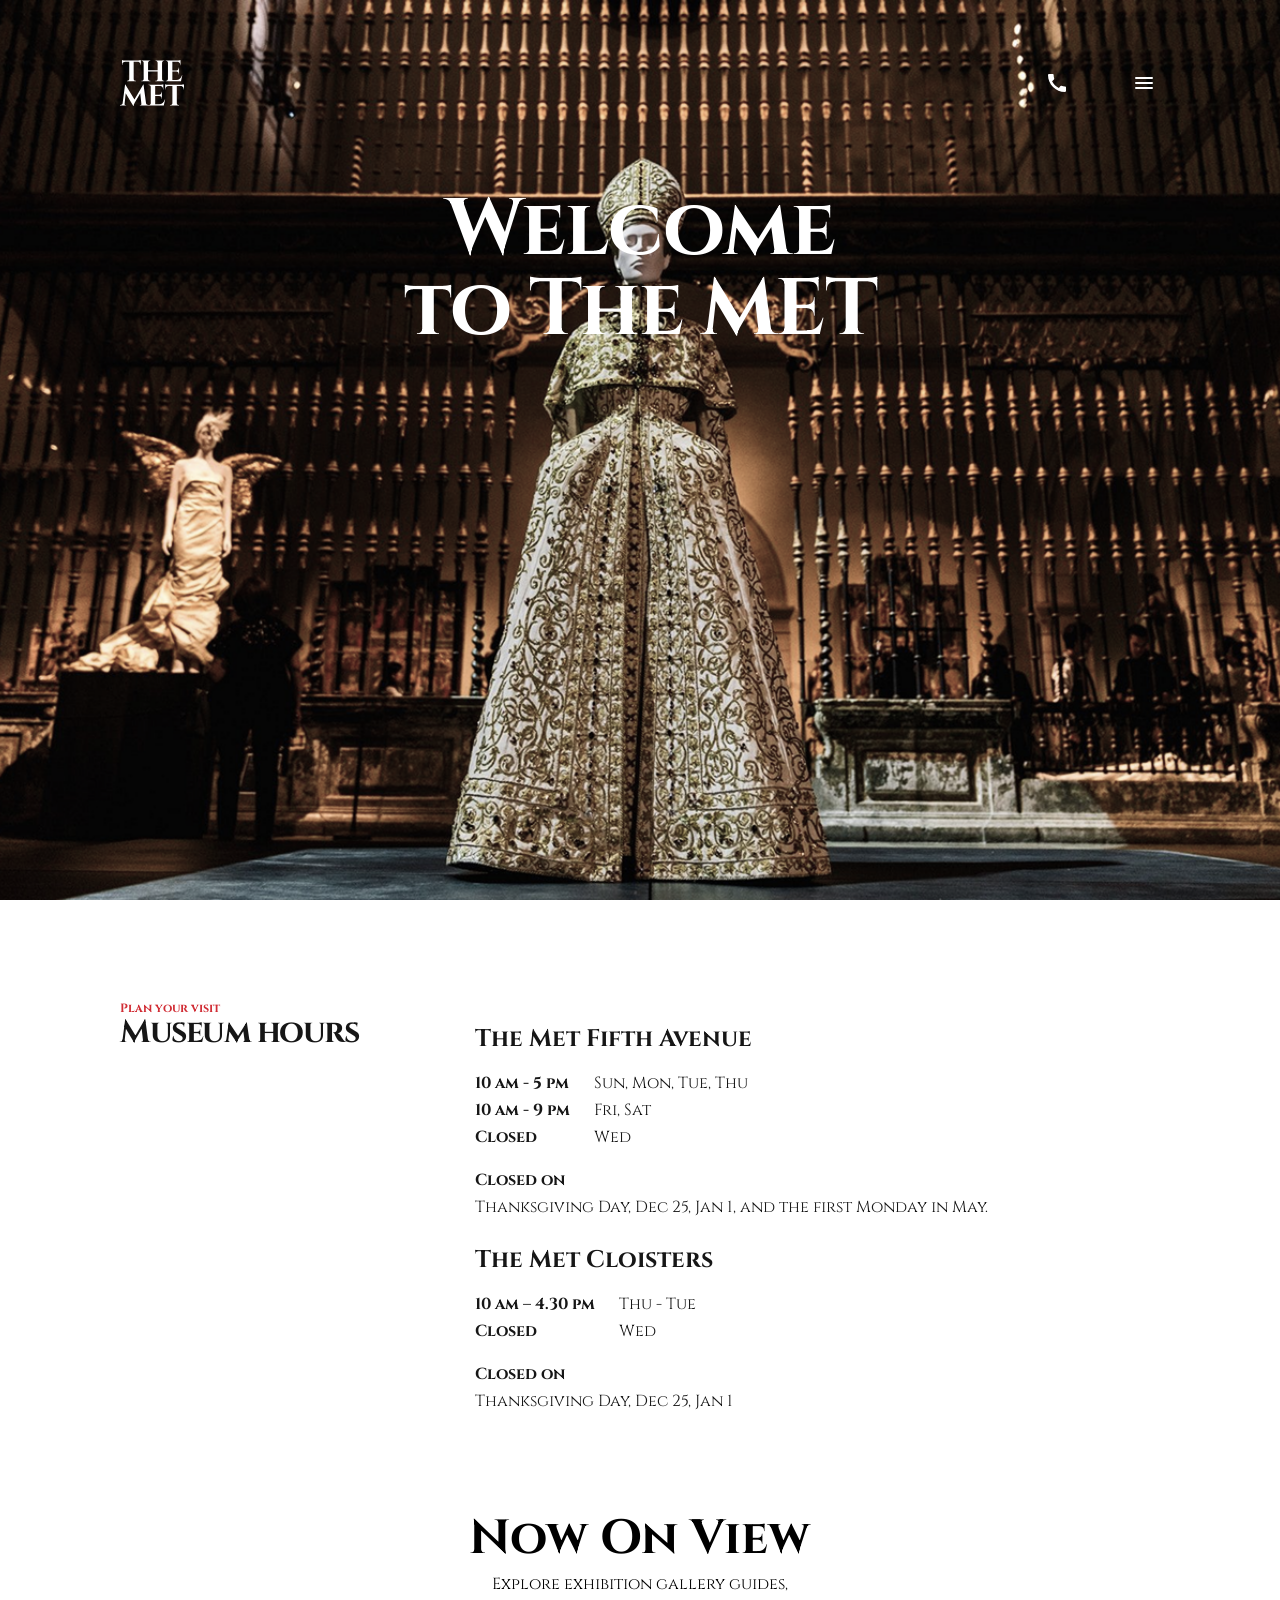
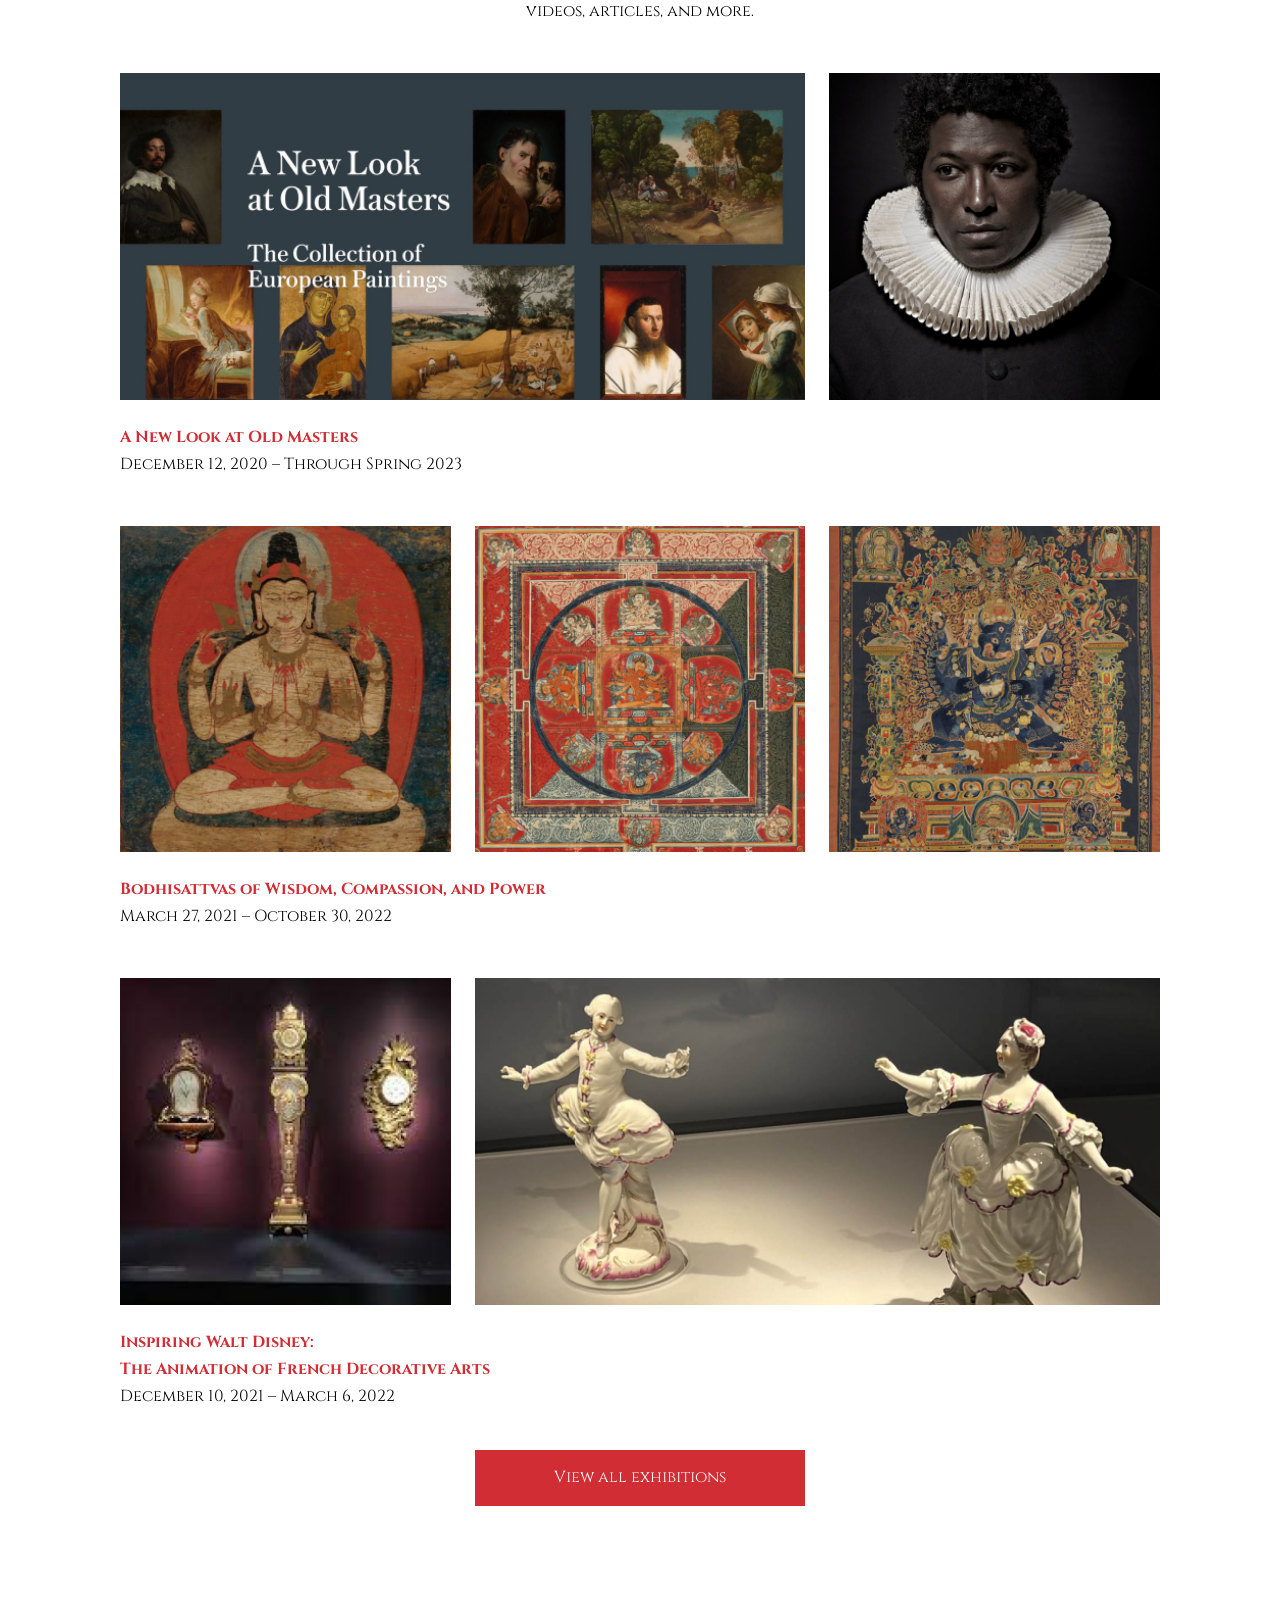
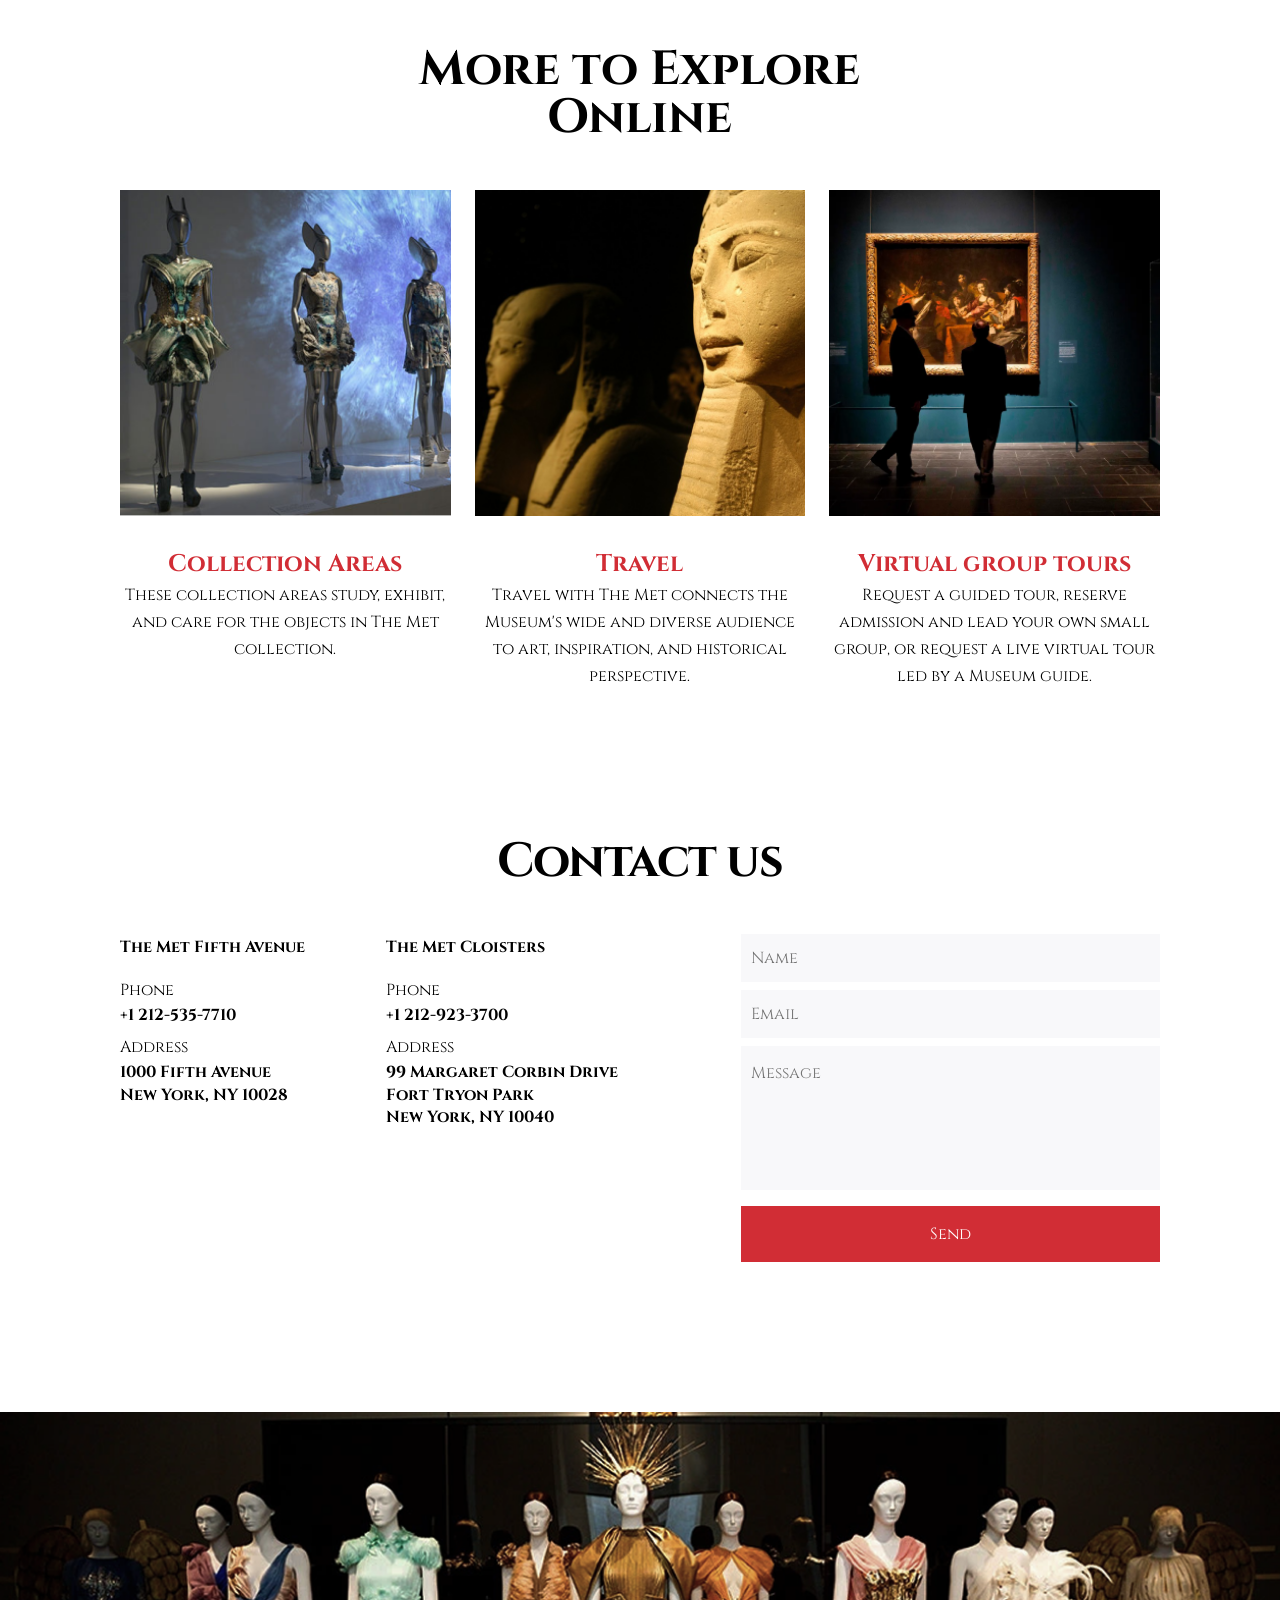
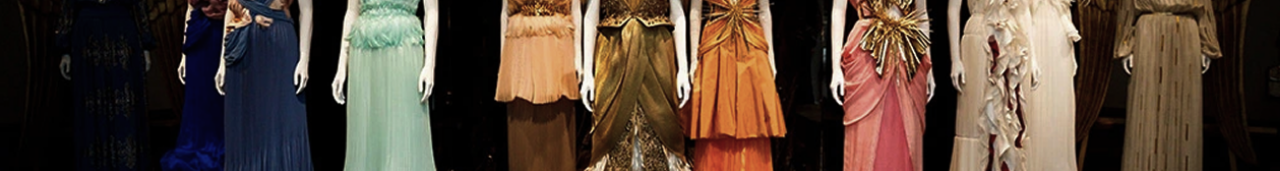
<file: index.html>
<!doctype html><html lang="en" class="page"><head><meta charset="utf-8"><meta name="viewport" content="width=device-width, initial-scale=1.0"><title>The MET</title><link href="https://fonts.googleapis.com/css2?family=Cinzel:wght@400;700;800&display=swap" rel="stylesheet"><link rel="stylesheet" href="index.efdf26c8.css"><script src="index.7ce974a0.js" defer></script></head><body class="page__body"> <header class="header"> <div class="top-bar"> <a href="#" class="interactive top-bar__logo"> <img src="the-met-logo-mobile.5a4cd48a.svg" alt="The MET logo"> </a> <div class="top-bar__icons"> <a href="#" class="icon icon--phone interactive"></a> <a href="#menu" class="icon icon--bars interactive"></a> </div> </div> <h1 class="header__title"> Welcome <br> to The MET </h1> </header> <aside class="menu page__menu" id="menu"> <div class="menu__top top-bar"> <a href="#" class="interactive top-bar__logo"> <img src="the-met-logo-mobile.5a4cd48a.svg" alt="The MET logo"> </a> <a href="#" class="icon icon--close"></a> </div> <div class="menu__content"> <nav class="menu__nav nav"> <ul class="nav__list"> <li class="interactive nav__item"> <a class="nav__link" href="#"> Home </a> </li> <li class="interactive nav__item"> <a class="nav__link" href="#about-us"> About Us </a> </li> <li class="interactive nav__item"> <a class="nav__link" href="#now-on-view"> Now on view </a> </li> <li class="interactive nav__item"> <a class="nav__link" href="#explore-online"> Explore Online </a> </li> <li class="interactive nav__item"> <a class="nav__link" href="#contacts"> Contacts </a> </li> </ul> </nav> <p class="menu__abonent">The Met Fifth Avenue</p> <a href="tel:+12125357710" class="interactive menu__call-number"> +1 212-535-7710 </a> <p class="menu__abonent">The Met Cloisters</p> <a href="tel:+12129233700" class="interactive menu__call-number"> +1 212-923-3700 </a> <p class="menu__call-to-order">call to order</p> </div> </aside> <main class="main"> <section class="schedule" id="about-us"> <div class="schedule__top"> <p class="schedule__top__title--m">Plan your visit</p> <h2 class="schedule__top__title--l">Museum hours</h2> </div> <div class="schedule__museum"> <h3 class="schedule__museum__title">The Met Fifth Avenue</h3> <div class="museum__schedule"> <ul class="museum__times"> <li class="museum__item--time">10 am - 5 pm</li> <li class="museum__item--time">10 am - 9 pm</li> <li class="museum__item--time">Closed</li> </ul> <ul class="museum__days"> <li class="museum__item--day">Sun, Mon, Tue, Thu</li> <li class="museum__item--day">Fri, Sat</li> <li class="museum__item--day">Wed</li> </ul> </div> <div class="schedule__museum__closed-on"> <p><strong>Closed on</strong></p> <p>Thanksgiving Day, Dec 25, Jan 1, and the first Monday in May.</p> </div> <h3 class="schedule__museum__title">The Met Cloisters</h3> <div class="museum__schedule"> <ul class="museum__times"> <li class="museum__item--time">10 am – 4.30 pm</li> <li class="museum__item--time">Closed</li> </ul> <ul class="museum__days"> <li class="museum__item--day">Thu - Tue</li> <li class="museum__item--day">Wed</li> </ul> </div> <div class="schedule__museum__closed-on"> <p><strong>Closed on</strong></p> <p>Thanksgiving Day, Dec 25, Jan 1</p> </div> </div> </section> <section class="now-on-view" id="now-on-view"> <div class="now-on-view__title"> <h2 class="now-on-view__title__main-title">Now On View</h2> <p class="now-on-view__title__sub-title"> Explore exhibition gallery guides, videos, articles, and more. </p> </div> <div class="content"> <div class="content__section"> <div class="content__images"> <picture class="content__image content__images--image-one"> <source media="(max-width: 743px)" srcset="image-1-mobile.c91d69e3.png"> <img class="content__image content__images--image-one" src="image-1-pc.84e7c8f0.png" alt="A new look at old masters"> </picture> <img class="content__image content__images--image-two" src="image-2-pc.8382601b.png" alt="ni-black-woman"> </div> <p class="content__section--name">A New Look at Old Masters</p> <p class="content__section--date"> December 12, 2020 – Through Spring 2023 </p> </div> <div class="content__section content__section--two"> <div class="content__images content__images--two"> <img class="content__image content__images--image-three" src="image-3-pc.ab6de533.png" alt="budda"> <img class="content__image content__images--image-four" src="image-4-pc.23932fac.png" alt="ornament-1"> <img class="content__image content__images--image-five" src="image-5-pc.36c29d7e.png" alt="ornament-2"> </div> <p class="content__section--name"> Bodhisattvas of Wisdom, Compassion, and Power </p> <p class="content__section--date"> March 27, 2021 – October 30, 2022 </p> </div> <div class="content__section content__section--three"> <div class="content__images"> <img class="content__image content__images--image-six" src="image-6-pc.e1993b86.png" alt="old watch"> <picture class="content__image content__images--image-seven"> <source media="(max-width: 743px)" srcset="image-7-mobile.ff41b31f.png"> <img class="content__image content__images--image-seven" src="image-7-pc.612a2049.png" alt="statue"> </picture> </div> <p class="content__section--name"> Inspiring Walt Disney: <br> The Animation of French Decorative Arts </p> <p class="content__section--date"> December 10, 2021 – March 6, 2022 </p> </div> <button class="button button--view-all interactive" type="button"> <p class="button__text button__text--view-all"> View all exhibitions </p> </button> </div> </section> <section class="more-to-explore" id="explore-online"> <h2 class="title">More to Explore Online</h2> <div class="explore explore--1"> <div class="explore__card explore__card--1"> <img class="explore__img" src="image-1-pc.d519acc6.png" alt="statues"> <h3 class="explore__title explore__title--1">Collection Areas</h3> <span class="explore__info explore__info--1"> These collection areas study, exhibit, and care for the objects in The Met collection. </span> </div> </div> <div class="explore explore--2"> <div class="explore__card explore__card--2"> <img class="explore__img" src="image-2-pc.e6bd114f.png" alt="statues"> <h3 class="explore__title explore__title--2">Travel</h3> <span class="explore__info explore__info--2"> Travel with The Met connects the Museum's wide and diverse audience to art, inspiration, and historical perspective. </span> </div> </div> <div class="explore explore--3"> <div class="explore__card explore__card--3"> <img class="explore__img" src="image-3-pc.c60a9cc1.png" alt="statues"> <div class="explore__context"> <h3 class="explore__title explore__title--3"> Virtual group tours </h3> <span class="explore__info explore__info--3"> Request a guided tour, reserve admission and lead your own small group, or request a live virtual tour led by a Museum guide. </span> </div> </div> </div> </section> <section class="contact-us" id="contacts"> <h2 class="contact-us__title">Contact us</h2> <div class="contact-us__section"> <div class="contact-us__info contact-us__info--1"> <h3 class="contact-us__info--name">The Met Fifth Avenue</h3> <div class="contact-us__info--container"> <p class="contact-us__type">Phone</p> <p class="contact-us__data">+1 212-535-7710</p> </div> <div class="contact-us__info--container"> <p class="contact-us__type">Address</p> <p class="contact-us__data"> 1000 Fifth Avenue <br> New York, NY 10028 </p> </div> </div> <div class="contact-us__info contact-us__info--2"> <h3 class="contact-us__info--name">The Met Cloisters</h3> <div class="contact-us__info--container"> <p class="contact-us__type">Phone</p> <p class="contact-us__data">+1 212-923-3700</p> </div> <div class="contact-us__info--container"> <p class="contact-us__type">Address</p> <p class="contact-us__data"> 99 Margaret Corbin Drive <br> Fort Tryon Park <br> New York, NY 10040 </p> </div> </div> </div> <form action="#" class="contact-us__form"> <input type="text" name="name" placeholder="Name" class="contact-us__form__text contact-us__form--input-field"> <input type="email" name="email" placeholder="Email" class="contact-us__form__text contact-us__form--input-field"> <textarea rows="3" name="message" placeholder="Message" class="contact-us__form__text contact-us__form--input-field contact-us__form--message"></textarea> <button class="contact-us__form--button interactive" type="button"> Send </button> </form> </section> </main> <footer class="footer"></footer> </body></html>
</file>
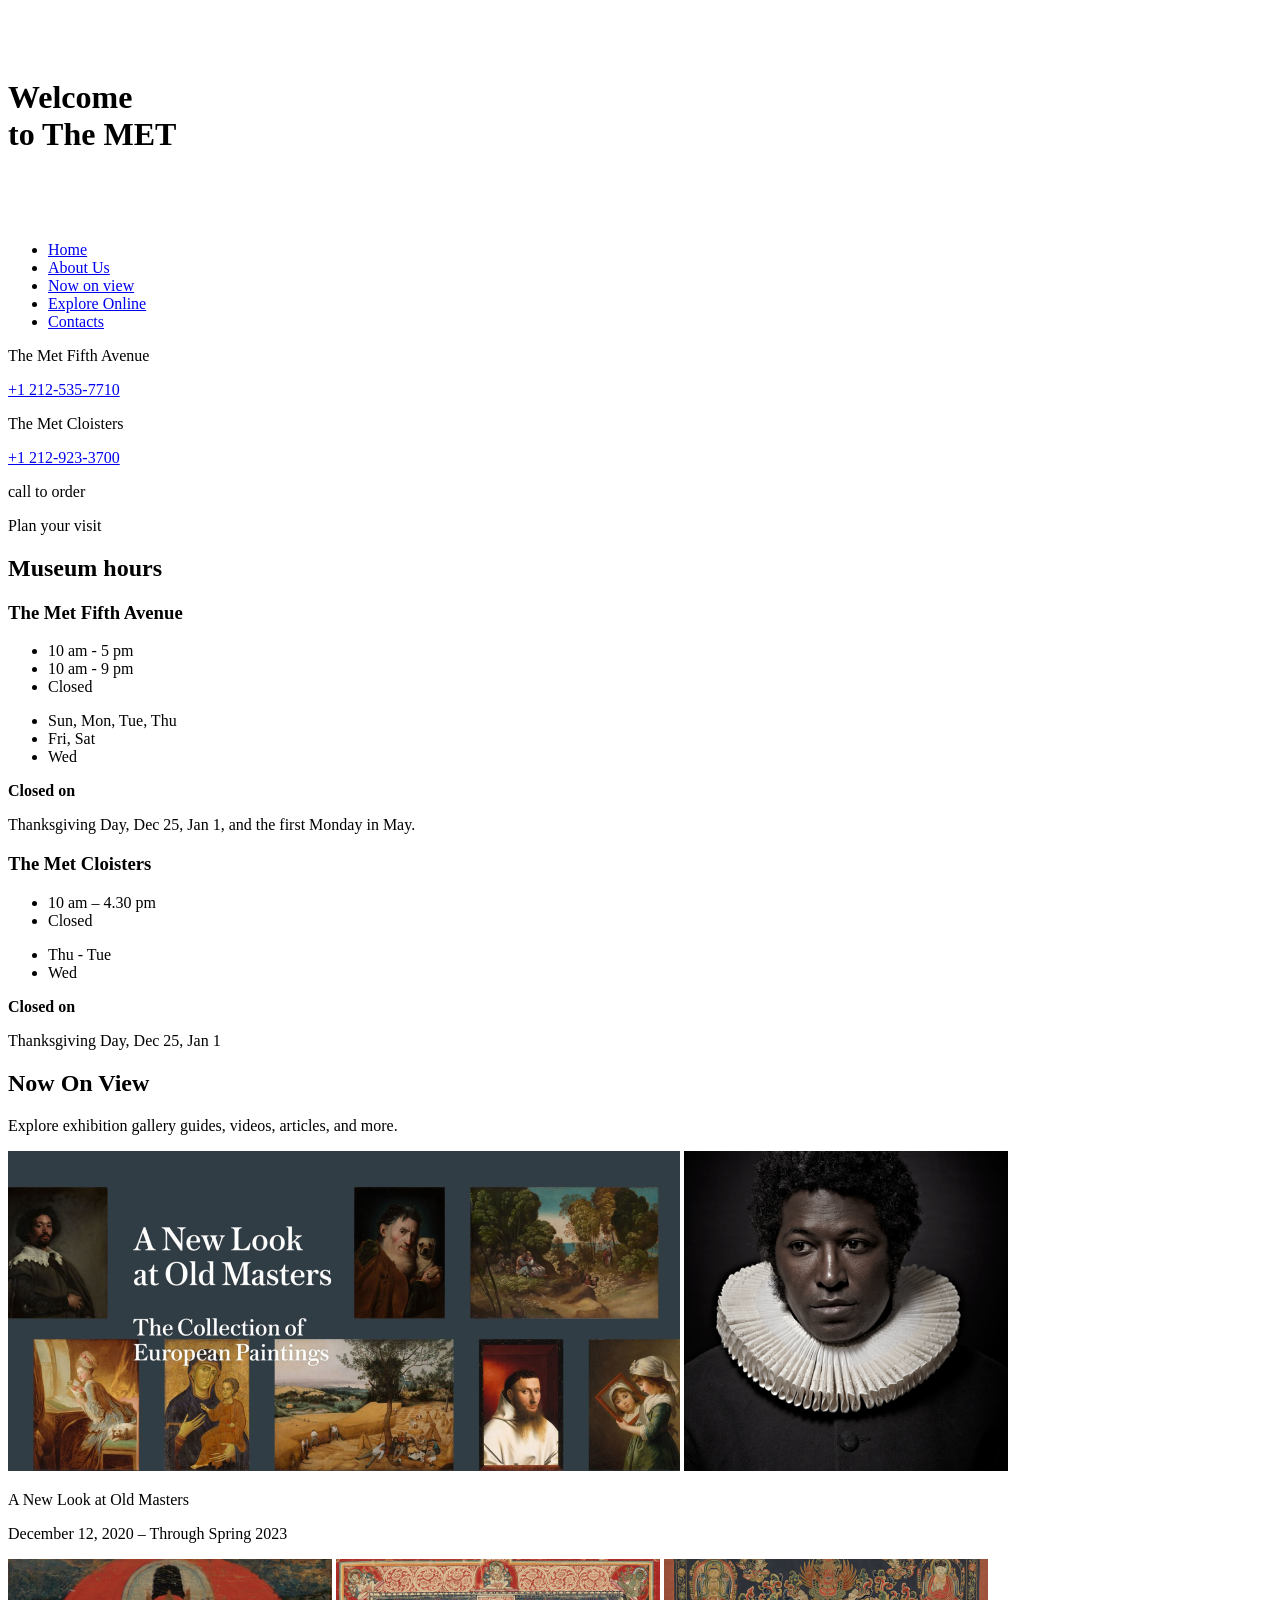
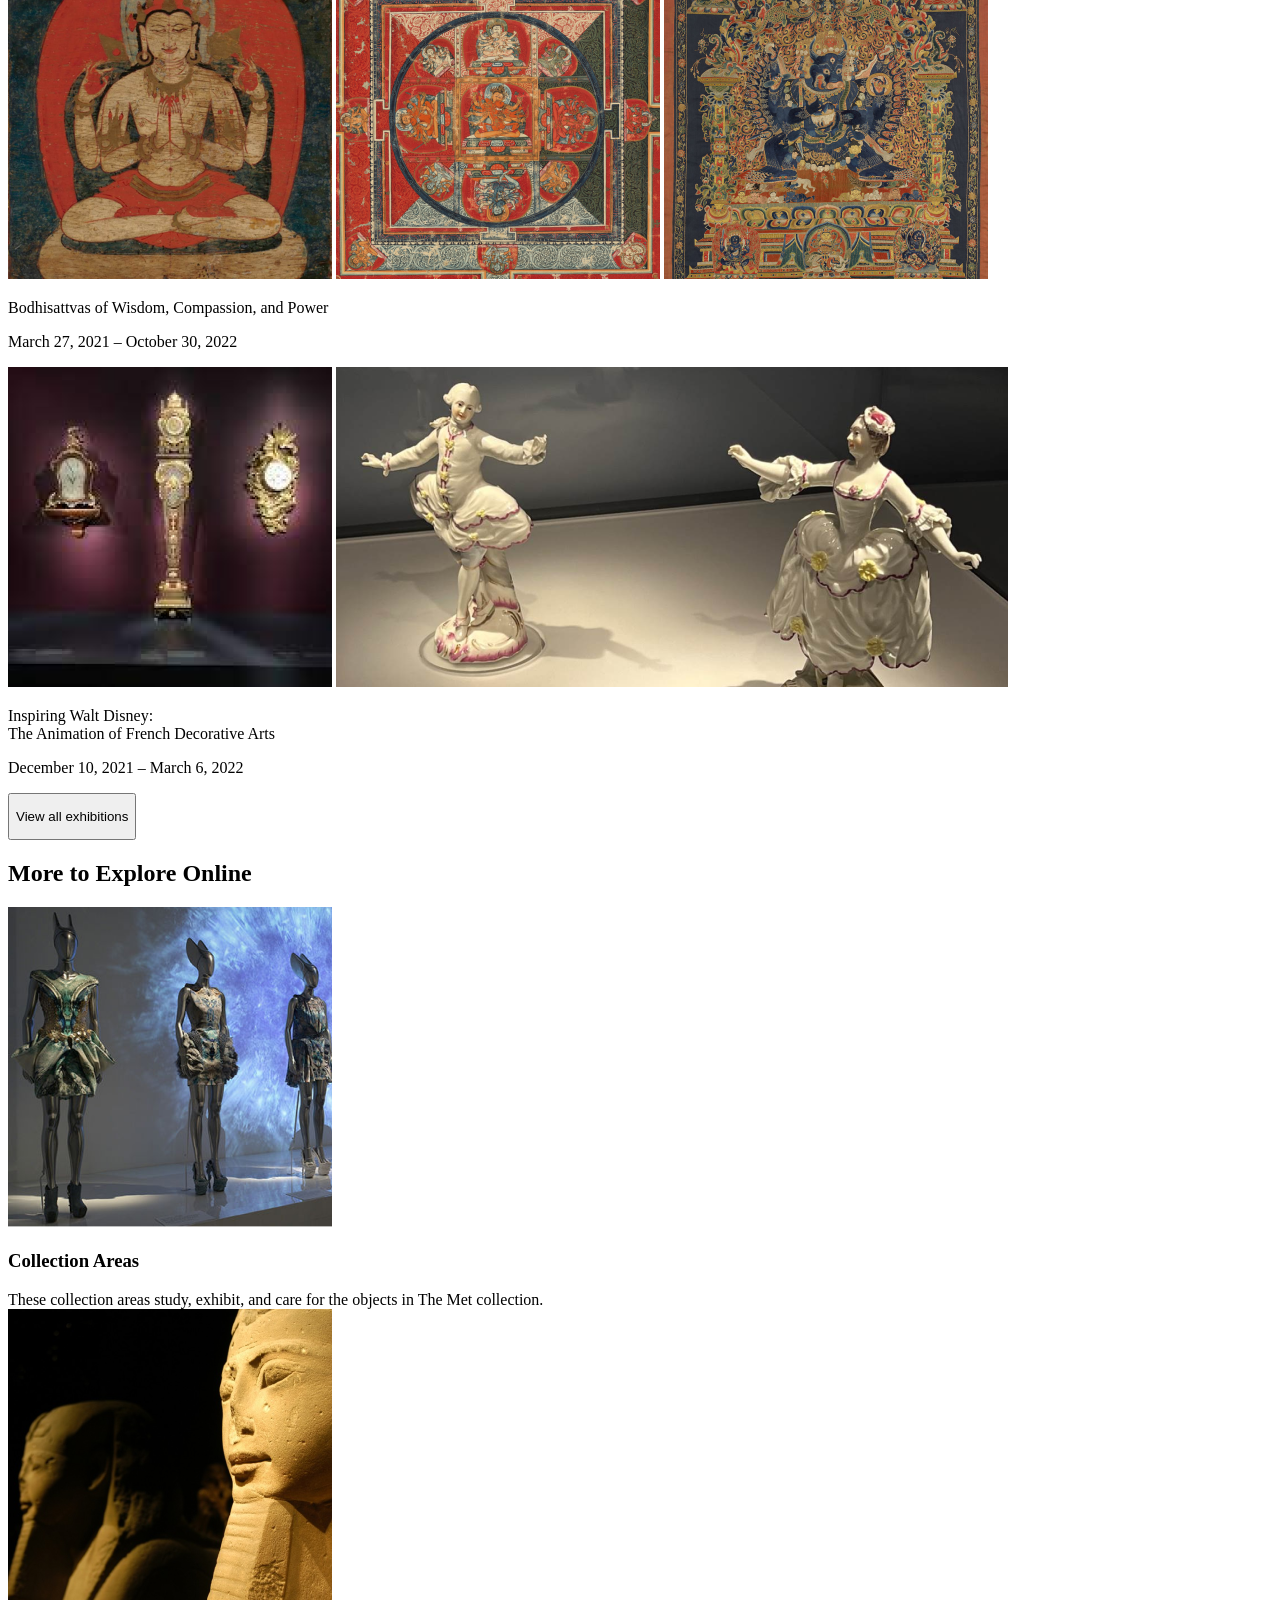
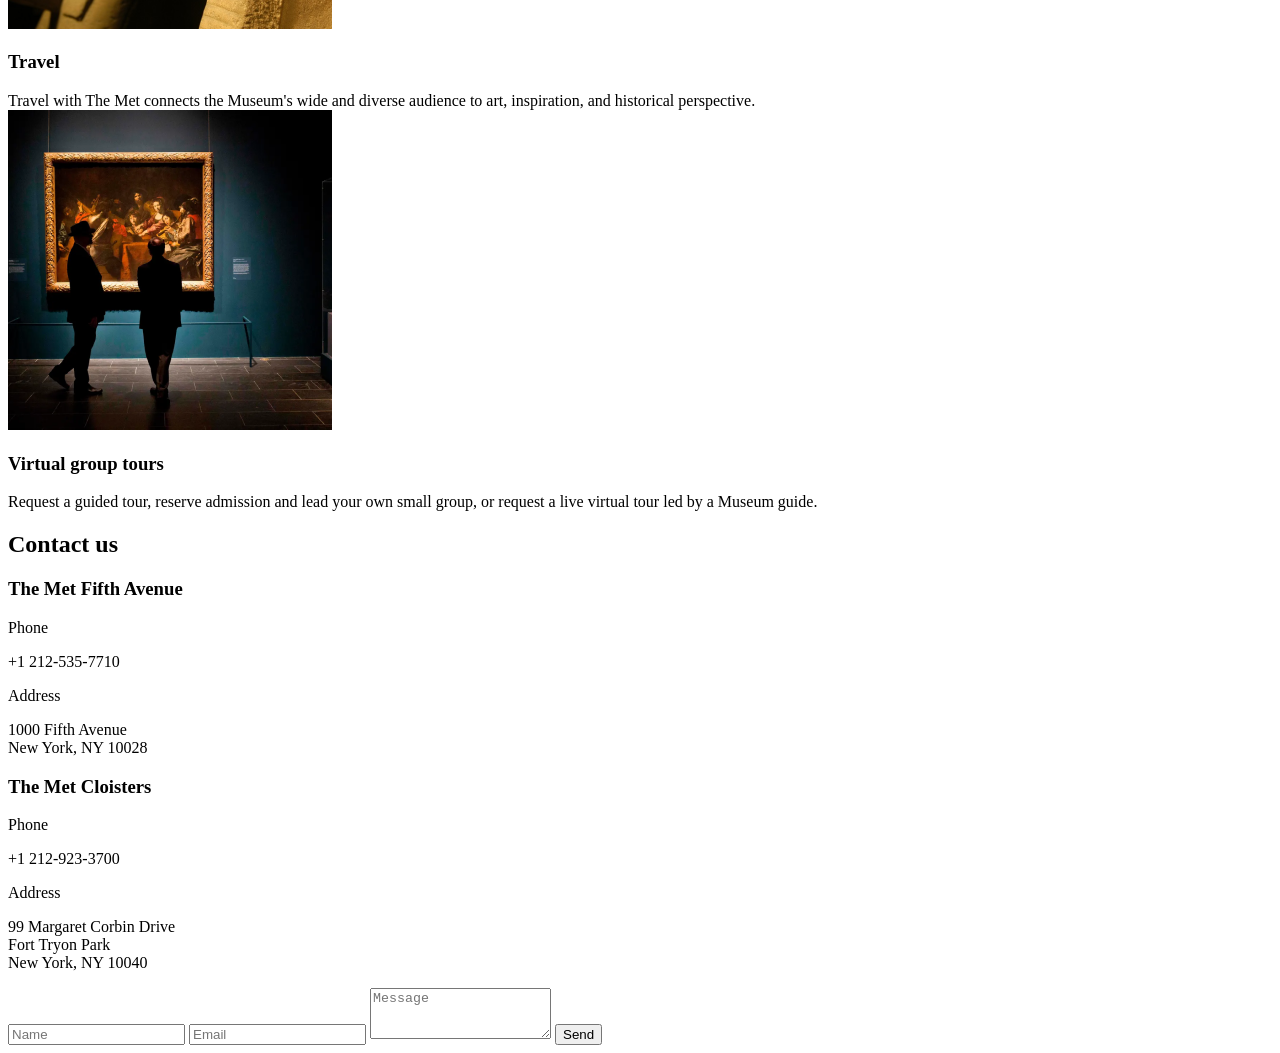
<file: src/index.html>
<!doctype html>
<html
  lang="en"
  class="page"
>
  <head>
    <meta charset="UTF-8" />
    <meta
      name="viewport"
      content="width=device-width, initial-scale=1.0"
    />
    <title>The MET</title>

    <link
      href="https://fonts.googleapis.com/css2?family=Cinzel:wght@400;700;800&display=swap"
      rel="stylesheet"
    />
    <link
      rel="stylesheet"
      href="./styles/index.scss"
    />
    <script
      src="./scripts/main.js"
      defer
    ></script>
  </head>

  <body class="page__body">
    <header class="header">
      <div class="top-bar">
        <a
          href="#"
          class="top-bar__logo interactive"
        >
          <img
            src="./icons/the-met-logo-mobile.svg"
            alt="The MET logo"
          />
        </a>

        <div class="top-bar__icons">
          <a
            href="#"
            class="icon icon--phone interactive"
          ></a>
          <a
            href="#menu"
            class="icon icon--bars interactive"
          ></a>
        </div>
      </div>

      <h1 class="header__title">
        Welcome
        <br />
        to The MET
      </h1>
    </header>

    <aside
      class="menu page__menu"
      id="menu"
    >
      <div class="top-bar menu__top">
        <a
          href="#"
          class="top-bar__logo interactive"
        >
          <img
            src="./icons/the-met-logo-mobile.svg"
            alt="The MET logo"
          />
        </a>
        <a
          href="#"
          class="icon icon--close"
        ></a>
      </div>

      <div class="menu__content">
        <nav class="nav menu__nav">
          <ul class="nav__list">
            <li class="nav__item interactive">
              <a
                class="nav__link"
                href="#"
              >
                Home
              </a>
            </li>
            <li class="nav__item interactive">
              <a
                class="nav__link "
                href="#about-us"
              >
                About Us
              </a>
            </li>
            <li class="nav__item interactive">
              <a
                class="nav__link"
                href="#now-on-view"
              >
                Now on view
              </a>
            </li>
            <li class="nav__item interactive">
              <a
                class="nav__link"
                href="#explore-online"
              >
                Explore Online
              </a>
            </li>
            <li class="nav__item interactive">
              <a
                class="nav__link"
                href="#contacts"
              >
                Contacts
              </a>
            </li>
          </ul>
        </nav>

        <p class="menu__abonent">The Met Fifth Avenue</p>
        <a
          href="tel:+12125357710"
          class="menu__call-number interactive"
        >
          +1 212-535-7710
        </a>

        <p class="menu__abonent">The Met Cloisters</p>
        <a
          href="tel:+12129233700"
          class="menu__call-number interactive"
        >
          +1 212-923-3700
        </a>

        <p class="menu__call-to-order">call to order</p>
      </div>
    </aside>

    <main class="main">
      <section
        class="schedule"
        id="about-us"
      >
        <div class="schedule__top">
          <p class="schedule__top__title--m">Plan your visit</p>
          <h2 class="schedule__top__title--l">Museum hours</h2>
        </div>

        <div class="schedule__museum">
          <h3 class="schedule__museum__title">The Met Fifth Avenue</h3>

          <div class="museum__schedule">
            <ul class="museum__times">
              <li class="museum__item--time">10 am - 5 pm</li>
              <li class="museum__item--time">10 am - 9 pm</li>
              <li class="museum__item--time">Closed</li>
            </ul>
            <ul class="museum__days">
              <li class="museum__item--day">Sun, Mon, Tue, Thu</li>
              <li class="museum__item--day">Fri, Sat</li>
              <li class="museum__item--day">Wed</li>
            </ul>
          </div>

          <div class="schedule__museum__closed-on">
            <p><strong>Closed on</strong></p>
            <p>Thanksgiving Day, Dec 25, Jan 1, and the first Monday in May.</p>
          </div>

          <h3 class="schedule__museum__title">The Met Cloisters</h3>

          <div class="museum__schedule">
            <ul class="museum__times">
              <li class="museum__item--time">10 am – 4.30 pm</li>
              <li class="museum__item--time">Closed</li>
            </ul>
            <ul class="museum__days">
              <li class="museum__item--day">Thu - Tue</li>
              <li class="museum__item--day">Wed</li>
            </ul>
          </div>

          <div class="schedule__museum__closed-on">
            <p><strong>Closed on</strong></p>
            <p>Thanksgiving Day, Dec 25, Jan 1</p>
          </div>
        </div>
      </section>

      <section
        class="now-on-view"
        id="now-on-view"
      >
        <div class="now-on-view__title">
          <h2 class="now-on-view__title__main-title">Now On View</h2>
          <p class="now-on-view__title__sub-title">
            Explore exhibition gallery guides, videos, articles, and more.
          </p>
        </div>

        <div class="content">
          <div class="content__section">
            <div class="content__images">

              <picture class="content__image content__images--image-one">
                <source
                  media="(max-width: 743px)"
                  srcset="./images/now-on-view-images/image-1-mobile.png"
                />

                <img
                  class="content__image content__images--image-one"
                  src="./images/now-on-view-images/image-1-pc.png"
                  alt="A new look at old masters"
                />
              </picture>
              <img
                class="content__image content__images--image-two"
                src="./images/now-on-view-images/image-2-pc.png"
                alt="ni-black-woman"
              />
            </div>
            <p class="content__section--name">A New Look at Old Masters</p>
            <p class="content__section--date">
              December 12, 2020 – Through Spring 2023
            </p>
          </div>

          <div class="content__section content__section--two">
            <div class="content__images content__images--two">
              <img
                class="content__image content__images--image-three"
                src="./images/now-on-view-images/image-3-pc.png"
                alt="budda"
              />
              <img
                class="content__image content__images--image-four"
                src="./images/now-on-view-images/image-4-pc.png"
                alt="ornament-1"
              />
              <img
                class="content__image content__images--image-five"
                src="./images/now-on-view-images/image-5-pc.png"
                alt="ornament-2"
              />
            </div>
            <p class="content__section--name">
              Bodhisattvas of Wisdom, Compassion, and Power
            </p>
            <p class="content__section--date">
              March 27, 2021 – October 30, 2022
            </p>
          </div>

          <div class="content__section content__section--three">
            <div class="content__images">
              <img
                class="content__image content__images--image-six"
                src="./images/now-on-view-images/image-6-pc.png"
                alt="old watch"
              />
              <picture
              class="content__image content__images--image-seven">
                <source
                  media="(max-width: 743px)"
                  srcset="./images/now-on-view-images/image-7-mobile.png"
                />

                <img
                  class="content__image content__images--image-seven"
                  src="./images/now-on-view-images/image-7-pc.png"
                  alt="statue"
                />
              </picture>
            </div>
            <p class="content__section--name">
              Inspiring Walt Disney:
              <br />
              The Animation of French Decorative Arts
            </p>
            <p class="content__section--date">
              December 10, 2021 – March 6, 2022
            </p>
          </div>

          <button
            class="button button--view-all interactive"
            type="button"
          >
            <p class="button__text button__text--view-all">
              View all exhibitions
            </p>
          </button>
        </div>
      </section>

      <section
        class="more-to-explore"
        id="explore-online"
      >
        <h2 class="title">More to Explore Online</h2>

        <div class="explore explore--1">
          <div class="explore__card explore__card--1">
            <img
              class="explore__img"
              src="./images/more-to-explore/image-1-pc.png"
              alt="statues"
            />
            <h3 class="explore__title explore__title--1">Collection Areas</h3>
            <span class="explore__info explore__info--1">
              These collection areas study, exhibit, and care for the objects in
              The Met collection.
            </span>
          </div>
        </div>

        <div class="explore explore--2">
          <div class="explore__card explore__card--2">
            <img
              class="explore__img"
              src="./images/more-to-explore/image-2-pc.png"
              alt="statues"
            />
            <h3 class="explore__title explore__title--2">Travel</h3>
            <span class="explore__info explore__info--2">
              Travel with The Met connects the Museum's wide and diverse
              audience to art, inspiration, and historical perspective.
            </span>
          </div>
        </div>

        <div class="explore explore--3">
          <div class="explore__card explore__card--3">
            <img
              class="explore__img"
              src="./images/more-to-explore/image-3-pc.png"
              alt="statues"
            />
            <div class="explore__context">
              <h3 class="explore__title explore__title--3">
                Virtual group tours
              </h3>
              <span class="explore__info explore__info--3">
                Request a guided tour, reserve admission and lead your own small
                group, or request a live virtual tour led by a Museum guide.
              </span>
            </div>
          </div>
        </div>
      </section>

      <section
        class="contact-us"
        id="contacts"
      >
        <h2 class="contact-us__title">Contact us</h2>

        <div class="contact-us__section">
          <div class="contact-us__info contact-us__info--1">
            <h3 class="contact-us__info--name">The Met Fifth Avenue</h3>

            <div class="contact-us__info--container">
              <p class="contact-us__type">Phone</p>
              <p class="contact-us__data">+1 212-535-7710</p>
            </div>

            <div class="contact-us__info--container">
              <p class="contact-us__type">Address</p>
              <p class="contact-us__data">
                1000 Fifth Avenue
                <br />
                New York, NY 10028
              </p>
            </div>
          </div>

          <div class="contact-us__info contact-us__info--2">
            <h3 class="contact-us__info--name">The Met Cloisters</h3>

            <div class="contact-us__info--container">
              <p class="contact-us__type">Phone</p>
              <p class="contact-us__data">+1 212-923-3700</p>
            </div>

            <div class="contact-us__info--container">
              <p class="contact-us__type">Address</p>
              <p class="contact-us__data">
                99 Margaret Corbin Drive
                <br />
                Fort Tryon Park
                <br />
                New York, NY 10040
              </p>
            </div>
          </div>
        </div>

        <form
          action="#"
          class="contact-us__form"
        >
          <input
            type="text"
            name="name"
            placeholder="Name"
            class="contact-us__form__text contact-us__form--input-field"
          />
          <input
            type="email"
            name="email"
            placeholder="Email"
            class="contact-us__form__text contact-us__form--input-field"
          />
          <textarea
            rows="3"
            name="message"
            placeholder="Message"
            class="contact-us__form__text contact-us__form--message contact-us__form--input-field"
          ></textarea>
          <button
            class="contact-us__form--button interactive"
            type="button"
          >
            Send
          </button>
        </form>
      </section>
    </main>

    <footer class="footer"></footer>
  </body>
</html>
</file>
<file: index.efdf26c8.css>
html,body,h1,h2,h3,h4,ul,ol,li,p,button,input,textarea{-webkit-tap-highlight-color:transparent;margin:0;padding:0;font-family:Cinzel,serif;font-size:16px;line-height:27px}img{display:block}b{font-weight:700}.icon{background-position:50%;background-repeat:no-repeat;width:32px;height:32px;display:block}.icon--phone{background-image:url(phone-icon.10a2213c.svg)}.icon--bars{background-image:url(menu-bars-icon.a3727caf.svg)}.icon--close{background-image:url(close-menu-icon.434c48b9.svg)}.interactive{transition:transform .2s}.interactive:hover{transform:scale(1.05)}.interactive:active{transform:scale(.95)}.button{grid-template-columns:subgrid;cursor:pointer;background-color:#d12d35;border:none;display:grid}.button__text{text-align:center;color:#f8f8fa;grid-column:1/-1}.page__body{grid-template-columns:var(--page-grid-columns);column-gap:var(--page-grid-gap);display:grid}@media (min-width:1260px){.page__body{--page-grid-columns:[full-start]minmax(96px,1fr)[content-start]repeat(12,minmax(0,1fr))[content-end]minmax(96px,1fr)[full-end];--page-grid-gap:24px}}@media (max-width:1259px) and (min-width:744px){.page__body{--page-grid-columns:[full-start]minmax(0,1fr)[content-start]repeat(6,minmax(0,1fr))[content-end]minmax(0,1fr)[full-end];--page-grid-gap:24px}}@media (max-width:743px){.page__body{--page-grid-columns:[full-start]minmax(0,0)[content-start]repeat(2,minmax(0,1fr))[content-end]minmax(0,0)[full-end];--page-grid-gap:20px}}.header{grid-column:full-start/full-end;grid-template-columns:subgrid;background-image:url(header-bg.09eff81c.png);background-position:50%;background-repeat:no-repeat;background-size:cover;min-height:100vh;display:grid}.header__title{text-align:center;color:#fff;letter-spacing:-1.5px;font-size:80px;font-weight:700;line-height:100%;position:absolute;top:30%;left:50%;transform:translate(-50%,-50%)}@media (max-width:743px){.header__title{font-size:40px;top:50%}}.top-bar{grid-column:content-start/content-end;-ms-flex-align:center;align-items:center;height:65px;margin-top:50px;display:-ms-flexbox;display:flex}.top-bar__logo{display:-ms-flexbox;display:flex}.top-bar__icons{grid-column-end:content-end;gap:55px;margin-left:auto;display:-ms-flexbox;display:flex}@media (max-width:743px){.top-bar__icons{gap:24px}.top-bar{margin-top:25px}}.page{scroll-behavior:smooth}.page__menu{opacity:0;pointer-events:none;transition:transform .3s,opacity .3s;position:fixed;top:0;left:0;right:0;transform:translateY(-100%)}.page__menu:target{opacity:1;pointer-events:all;transform:translateY(0)}.title__container{-ms-flex-direction:column;flex-direction:column;gap:8px;display:-ms-flexbox;display:flex}.title__container__title{letter-spacing:-1.5px;text-align:center;font-size:32px;font-weight:700;line-height:32px}.title__container__sub-title{text-align:center;font-size:16px;font-weight:400;line-height:27px}.menu{grid-template-columns:var(--page-grid-columns);column-gap:var(--page-grid-gap);box-sizing:border-box;color:#fff;text-transform:uppercase;background-color:#d12d35;height:100vh;font-weight:700;display:grid}.menu__top{grid-column:content-start/content-end;-ms-flex-pack:justify;justify-content:space-between;-ms-flex-align:center;align-items:center;margin-bottom:40px;display:-ms-flexbox;display:flex}.menu__content{grid-column:content-start/content-end}.menu__nav{margin-bottom:32px}.menu__abonent{color:inherit;margin-bottom:0;font-size:16px;line-height:27px;text-decoration:none;display:block}.menu__call-number{color:inherit;margin-bottom:16px;font-size:16px;line-height:27px;text-decoration:none;display:block}.menu__call-to-order{color:inherit;letter-spacing:2px;border-bottom:1px solid #fff;width:fit-content;padding-bottom:8px;font-size:12px;line-height:16px;display:block}.nav__list{-ms-flex-direction:column;flex-direction:column;gap:32px;margin:0;padding:0;list-style:none;display:-ms-flexbox;display:flex}.nav__link{color:inherit;letter-spacing:2px;font-size:22px;line-height:100%;text-decoration:none}.main{grid-column:full-start/full-end;grid-template-columns:subgrid;display:grid}.schedule{grid-template-columns:subgrid;color:#161616;grid-column:content-start/content-end;margin-top:100px;margin-bottom:100px;display:grid}.schedule__top{grid-column:1/5}.schedule__top__title--m{color:#d12d35;font-size:12px;font-weight:700;line-height:140%}.schedule__top__title--l{letter-spacing:-1.5px;font-size:32px;font-weight:700;line-height:100%}@media (max-width:1259px){.schedule__top{grid-column:1/3}}@media (max-width:743px){.schedule__top{grid-column:content-start/content-end}}.schedule__museum{grid-column:5/-1}.schedule__museum__title{margin-top:24px;margin-bottom:16px;font-size:24px;font-weight:700;line-height:30px}.schedule__museum__schedule{grid-template-columns:repeat(2,1fr);margin-bottom:16px;display:grid}.schedule__museum__schedule__item{font-size:16px;line-height:27px}.schedule__museum__schedule__item--hours{font-weight:700}.schedule__museum__closed-on{margin-top:16px}@media (max-width:1259px){.schedule__museum{grid-column:3/-1}}@media (max-width:743px){.schedule__museum{grid-column:content-start/content-end}}.museum__schedule{gap:24px;display:-ms-flexbox;display:flex}.museum__days,.museum__times{list-style:none}.museum__item--time{font-weight:700}.section-top{margin-bottom:8px}.section-top__accent-text{letter-spacing:0;color:#d12d35;font-size:12px;line-height:140%}.section-top__h{letter-spacing:-1.5px;font-size:32px;font-weight:700;line-height:32px}.now-on-view{grid-template-columns:subgrid;grid-column:content-start/content-end;display:grid}.now-on-view__title{grid-template-columns:subgrid;text-align:center;grid-column:content-start/content-end;display:grid}.now-on-view__title__main-title{grid-column:4/10;font-size:48px;font-weight:700;line-height:100%}@media (max-width:1259px){.now-on-view__title__main-title{grid-column:2/-2}}@media (max-width:743px){.now-on-view__title__main-title{grid-column:content-start/content-end;font-size:32px}}.now-on-view__title__sub-title{grid-column:5/9;margin-top:8px}@media (max-width:1259px){.now-on-view__title__sub-title{grid-column:2/-2}}@media (max-width:743px){.now-on-view__title__sub-title{grid-column:content-start/content-end}}.content{grid-template-columns:subgrid;grid-column:content-start/content-end;display:grid}.content__section{grid-template-columns:subgrid;grid-column:content-start/content-end;margin-top:48px;display:grid}.content__section--name{color:#d12d35;grid-column:content-start/content-end;margin-top:24px;font-weight:700;line-height:27px}.content__section--date{grid-column:content-start/content-end;font-weight:400}.content__image{width:100%;min-width:0;height:100%}.content__images{grid-template-columns:subgrid;grid-column:content-start/content-end;display:grid}.content__images--image-one{grid-column:1/9}@media (max-width:1259px){.content__images--image-one{grid-column:1/5}}@media (max-width:743px){.content__images--image-one{grid-column:1/2}}.content__images--image-two{grid-column:9/-1}@media (max-width:1259px){.content__images--image-two{grid-column:5/-1}}@media (max-width:743px){.content__images--image-two{grid-column:2/-1}}.content__images--image-three{grid-column:1/5}@media (max-width:1259px){.content__images--image-three{grid-column:1/4}}@media (max-width:743px){.content__images--image-three{grid-column:1/2}}.content__images--image-four{grid-column:5/9}@media (max-width:1259px){.content__images--image-four{grid-column:4/-1}}@media (max-width:743px){.content__images--image-four{grid-column:2/-1}}.content__images--image-five{grid-column:9/-1}@media (max-width:1259px){.content__images--image-five{display:none}}.content__images--image-six{grid-column:1/5}@media (max-width:1259px){.content__images--image-six{grid-column:1/3}}@media (max-width:743px){.content__images--image-six{grid-column:1/2}}.content__images--image-seven{grid-column:5/-1}@media (max-width:1259px){.content__images--image-seven{grid-column:3/-1}}@media (max-width:743px){.content__images--image-seven{grid-column:2/-1}}.button--view-all{grid-template-columns:subgrid;grid-column:5/9;-ms-flex-line-pack:center;align-content:center;height:56px;margin-top:40px;display:grid}@media (max-width:1259px){.button--view-all{grid-column:2/-2}}@media (max-width:743px){.button--view-all{grid-column:content-start/content-end}}.more-to-explore{grid-template-columns:subgrid;grid-column:content-start/content-end;-ms-flex-align:start;align-items:start;margin-top:140px;display:grid}.title{text-align:center;grid-column:4/10;margin-bottom:48px;font-size:48px;line-height:100%}@media (max-width:1259px){.title{grid-column:2/-2}}@media (max-width:743px){.title{grid-column:content-start/content-end;font-size:32px}}.explore{grid-template-columns:subgrid;text-align:center;grid-column:content-start/content-end;margin-bottom:48px;display:grid}.explore:last-of-type{margin-bottom:0}.explore--1{grid-column:1/5}@media (max-width:1259px){.explore--1{grid-column:2/-2}}@media (max-width:743px){.explore--1{grid-column:content-start/content-end}}.explore--2{grid-column:5/9}@media (max-width:1259px){.explore--2{grid-column:2/-2}}@media (max-width:743px){.explore--2{grid-column:content-start/content-end}}.explore--3{grid-column:9/-1}@media (max-width:1259px){.explore--3{grid-column:2/-2}}@media (max-width:743px){.explore--3{grid-column:content-start/content-end}}.explore__card{grid-template-columns:subgrid;grid-column:1/-1;display:grid}.explore__img{grid-column:1/-1;width:100%}.explore__context{grid-template-columns:subgrid;grid-column:1/-1;display:grid}.explore__title{color:#d12d35;text-align:center;grid-column:1/-1;margin-top:32px;font-size:24px;line-height:140%}@media (max-width:743px){.explore__title{margin-top:24px}}.explore__info{grid-column:1/-1}.contact-us{grid-template-columns:subgrid;grid-column:content-start/content-end;margin-top:100px;display:grid}.contact-us__title{letter-spacing:-1.5px;text-align:center;grid-column:4/10;margin-bottom:48px;font-size:48px;font-weight:700;line-height:100%}@media (min-width:744px){.contact-us__title{grid-column:2/-2}}@media (max-width:743px){.contact-us__title{grid-column:content-start/content-end}}.contact-us__section{grid-template-columns:subgrid;grid-column:1/7;display:grid}@media (max-width:1259px){.contact-us__section{grid-column:1/4}}@media (max-width:743px){.contact-us__section{grid-column:content-start/content-end}}.contact-us__info{gap:8px;margin-bottom:48px}.contact-us__info--1{grid-column:1/4}@media (max-width:1259px){.contact-us__info--1{grid-column:1/4}}@media (max-width:743px){.contact-us__info--1{grid-column:content-start/content-end}}.contact-us__info--2{grid-column:4/7}@media (max-width:1259px){.contact-us__info--2{grid-column:1/4}}@media (max-width:743px){.contact-us__info--2{grid-column:content-start/content-end}}.contact-us__info--name{margin-bottom:16px}.contact-us__info--container{margin-bottom:8px}.contact-us__info:last-child{margin-bottom:0}.contact-us__type{font-weight:400}.contact-us__data{font-size:16px;font-weight:700;line-height:140%}.contact-us__form{grid-template-columns:content-start/content-end;grid-column:8/-1;display:grid}.contact-us__form--input-field{box-sizing:border-box;background-color:#f8f8fa;border:none;height:48px;margin-bottom:8px;padding:14px 10px}.contact-us__form--message{resize:none;min-height:144px;margin-bottom:16px}.contact-us__form--button{color:#fff;background-color:#d12d35;border:none;height:56px;line-height:48px}@media (max-width:1259px){.contact-us__form{grid-column:4/-1}}@media (max-width:743px){.contact-us__form{grid-column:content-start/content-end;margin-top:48px}}.footer{grid-template-columns:subgrid;background-image:url(footer-background-pc.934d883d.png);background-position:top;background-size:cover;grid-column:full-start/full-end;height:359px;margin-top:150px;display:grid}@media (max-width:743px){.footer{height:180px;margin-top:84px}}
/*# sourceMappingURL=index.efdf26c8.css.map */
</file>
